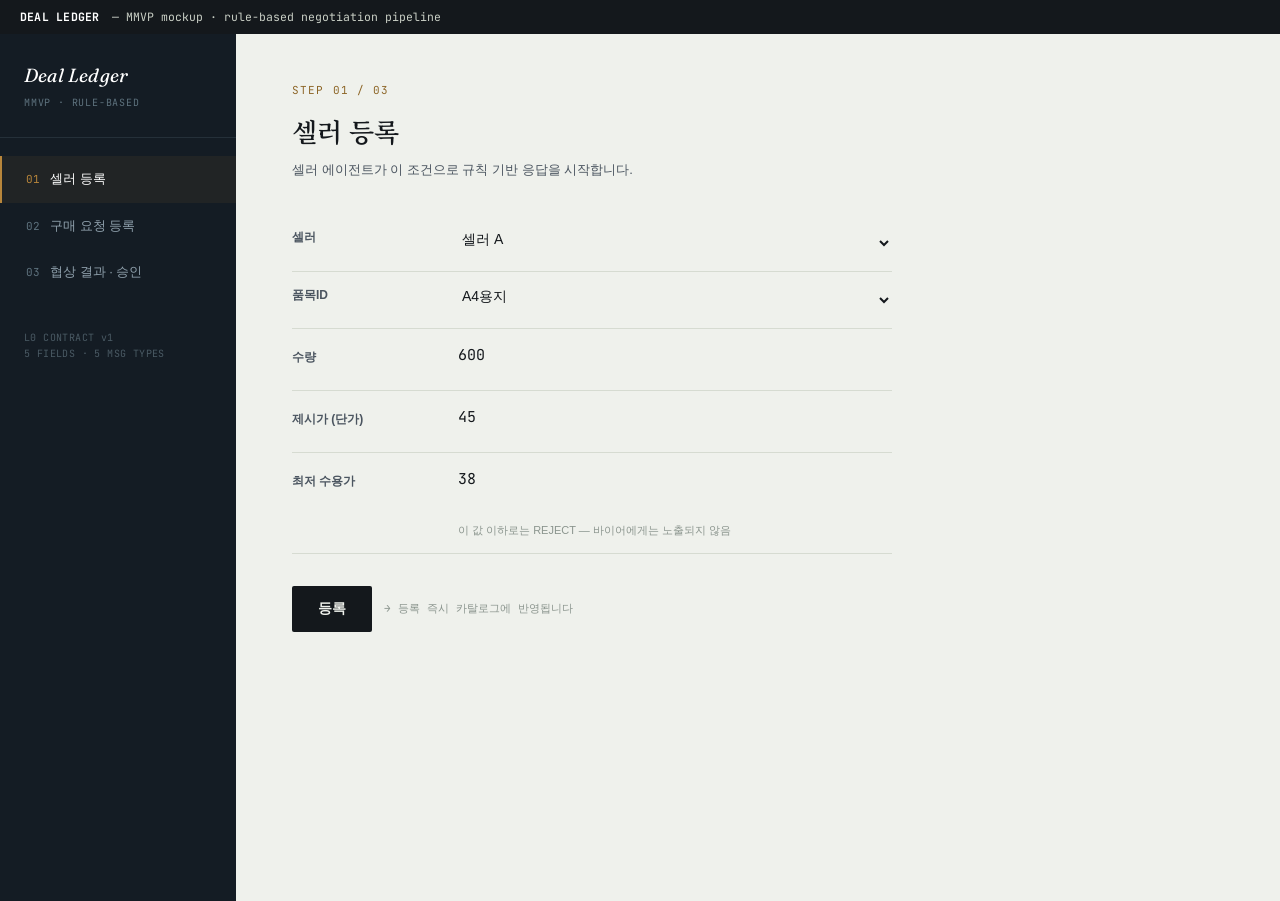
<file: deal_ledger_mockup.html>
<!DOCTYPE html>
<html lang="ko">
<head>
<meta charset="UTF-8">
<meta name="viewport" content="width=device-width, initial-scale=1.0">
<title>Deal Ledger — MMVP</title>
<style>
@import url('https://fonts.googleapis.com/css2?family=Noto+Serif+KR:wght@500;600;700&family=Fraunces:ital,wght@0,500;1,500&family=JetBrains+Mono:wght@400;500;600&display=swap');

:root{
  --paper:#EFF1EC;
  --paper-2:#E5E8E1;
  --ink:#14181C;
  --ink-2:#4B5560;
  --ink-3:#8B958E;
  --line:#D6DBD1;

  --brass:#B8863B;
  --brass-deep:#8C6526;
  --brass-soft:#F4E9D3;

  --navy:#1E3A5F;
  --navy-soft:#E4EAF1;

  --settle:#2F6B4F;
  --settle-soft:#E1EFE6;

  --reject:#A13F2E;
  --reject-soft:#F7E5E0;

  --disp:'Noto Serif KR', serif;
  --dispEn:'Fraunces', serif;
  --body:'Pretendard','Apple SD Gothic Neo',sans-serif;
  --mono:'JetBrains Mono', ui-monospace, monospace;
}
*{box-sizing:border-box;margin:0;padding:0}
body{
  font-family:var(--body); background:var(--paper); color:var(--ink);
  font-size:14px; line-height:1.6; -webkit-font-smoothing:antialiased;
}
button{font:inherit;cursor:pointer;background:none;border:none}
:focus-visible{outline:2px solid var(--brass);outline-offset:2px}

.mock-bar{display:flex;align-items:center;gap:12px;padding:8px 20px;background:var(--ink);color:#C9CFC5;font-size:11.5px;font-family:var(--mono)}
.mock-bar b{color:#fff;letter-spacing:.02em}

.app{display:flex;height:calc(100vh - 33px)}

/* ── 원장 스파인(nav) ── */
.spine{width:236px;flex:0 0 auto;background:#141C24;color:#8FA0AC;padding:26px 0}
.wordmark{padding:0 24px 26px;border-bottom:1px solid #253039;margin-bottom:18px}
.wordmark .en{font-family:var(--dispEn);font-style:italic;font-size:19px;color:#fff;letter-spacing:.01em}
.wordmark .tag{font-family:var(--mono);font-size:10px;color:#5E727E;letter-spacing:.08em;margin-top:4px;text-transform:uppercase}

.spine a{
  display:flex;align-items:baseline;gap:10px;padding:13px 24px;
  color:#8FA0AC;text-decoration:none;cursor:pointer;position:relative;
  border-left:2px solid transparent;
}
.spine a .no{font-family:var(--mono);font-size:11px;color:#5E727E}
.spine a .lb{font-size:13px}
.spine a:hover{color:#DCE3DF}
.spine a.on{color:#fff;border-left-color:var(--brass);background:rgba(184,134,59,.08)}
.spine a.on .no{color:var(--brass)}

.spine .foot{padding:24px 24px 0;margin-top:10px;font-family:var(--mono);font-size:10px;color:#4A5A64;letter-spacing:.04em}

/* ── 메인 ── */
main{flex:1;overflow-y:auto;padding:48px 56px}
[data-page]{display:none;max-width:600px}
body[data-t="sell"] [data-page="sell"]{display:block}
body[data-t="buy"] [data-page="buy"]{display:block}
body[data-t="deal"] [data-page="deal"]{display:block;max-width:720px}

.eyebrow{font-family:var(--mono);font-size:11px;color:var(--brass-deep);letter-spacing:.1em;margin-bottom:10px}
h1{font-family:var(--disp);font-size:26px;font-weight:600;letter-spacing:-.01em;margin-bottom:8px}
.sub{font-size:13px;color:var(--ink-2);margin-bottom:34px;max-width:480px}

/* ── 원장 줄 형태 필드 ── */
.ledger-field{display:grid;grid-template-columns:150px 1fr;align-items:end;gap:16px;padding:14px 0;border-bottom:1px solid var(--line)}
.ledger-field label{font-size:12px;color:var(--ink-2);font-weight:600;padding-bottom:9px}
.ledger-field .hint{grid-column:2;font-size:11px;color:var(--ink-3);margin-top:6px}
select, input[type=number]{
  width:100%;border:none;border-bottom:1.5px solid transparent;background:transparent;
  font:inherit;font-family:var(--mono);font-size:15px;color:var(--ink);padding:0 0 8px;
}
select{font-family:var(--body);font-size:14px}
select:focus, input:focus{outline:none;border-bottom-color:var(--brass)}

.btnrow{margin-top:32px;display:flex;gap:12px;align-items:center}
.btn{padding:12px 26px;border-radius:2px;font-size:13.5px;font-weight:600;letter-spacing:.01em}
.btn.primary{background:var(--ink);color:var(--paper)}
.btn.primary:hover{background:var(--brass-deep)}
.btn.outline{border:1.4px solid var(--reject);color:var(--reject)}
.btn.outline:hover{background:var(--reject-soft)}
.btn-note{font-family:var(--mono);font-size:11px;color:var(--ink-3)}

/* ── 티켓 카드(체결 화면) ── */
.txid{font-family:var(--mono);font-size:12px;color:var(--ink-3);margin-bottom:22px}
.txid b{color:var(--ink-2);font-weight:600}

.ticket{background:var(--paper-2);border:1px solid var(--line);position:relative;padding:26px 28px;margin-bottom:22px}
.ticket::before{
  content:"";position:absolute;top:-1px;left:0;right:0;height:1px;
  background-image:radial-gradient(circle,var(--paper) 2px,transparent 2px);
  background-size:14px 1px;background-position:7px 0;
}
.ticket h3{font-family:var(--mono);font-size:11px;color:var(--ink-3);letter-spacing:.08em;text-transform:uppercase;margin-bottom:16px}

.stamp{
  position:absolute;top:20px;right:26px;width:100px;height:100px;
  border:2px dashed var(--brass);border-radius:50%;
  display:flex;flex-direction:column;align-items:center;justify-content:center;
  transform:rotate(-9deg);color:var(--brass-deep);
}
.stamp .a{font-family:var(--dispEn);font-style:italic;font-weight:600;font-size:14px;letter-spacing:.02em}
.stamp .b{font-family:var(--mono);font-size:9px;letter-spacing:.1em;margin-top:2px}

.kv{display:grid;grid-template-columns:110px 1fr;row-gap:10px;font-size:13.5px;max-width:380px}
.kv .k{color:var(--ink-3);font-size:12px}
.kv .v{font-family:var(--mono);font-weight:600;color:var(--ink)}
.kv .v.settle{color:var(--settle)}

.nlsum{background:var(--navy);color:#E9EEF3;padding:22px 26px;margin-bottom:22px}
.nlsum .badge{font-family:var(--mono);font-size:10.5px;color:#9FB6CC;letter-spacing:.08em;text-transform:uppercase;margin-bottom:12px}
.nlsum p{font-size:14px;line-height:1.85;font-family:var(--disp);font-weight:500}

.tape h3{font-family:var(--mono);font-size:11px;color:var(--ink-3);letter-spacing:.08em;text-transform:uppercase;margin-bottom:4px;padding:0 0 14px}
.tape-item{display:flex;gap:14px;padding:10px 0;border-bottom:1px solid var(--line);align-items:baseline}
.tape-item:last-child{border-bottom:none}
.tape-item .tick{width:3px;align-self:stretch;flex:0 0 auto;border-radius:2px}
.tick.REQUEST{background:var(--ink-3)}
.tick.OFFER{background:var(--navy)}
.tick.REJECT{background:var(--reject)}
.tick.ACCEPT{background:var(--settle)}
.tick.SETTLED{background:var(--brass)}
.tape-item .t{font-family:var(--mono);font-size:11px;color:var(--ink-3);flex:0 0 56px}
.tape-item .type{font-family:var(--mono);font-size:11px;font-weight:700;flex:0 0 66px}
.type.REQUEST{color:var(--ink-3)}
.type.OFFER{color:var(--navy)}
.type.REJECT{color:var(--reject)}
.type.ACCEPT{color:var(--settle)}
.type.SETTLED{color:var(--brass-deep)}
.tape-item .msg{flex:1;font-size:12.5px;color:var(--ink-2)}
</style>
</head>
<body data-t="sell">

<div class="mock-bar"><b>DEAL LEDGER</b> — MMVP mockup · rule-based negotiation pipeline</div>

<div class="app">
  <aside class="spine">
    <div class="wordmark">
      <div class="en">Deal Ledger</div>
      <div class="tag">MMVP · Rule-based</div>
    </div>
    <a onclick="setTab('sell')" class="on" id="nav-sell"><span class="no">01</span><span class="lb">셀러 등록</span></a>
    <a onclick="setTab('buy')" id="nav-buy"><span class="no">02</span><span class="lb">구매 요청 등록</span></a>
    <a onclick="setTab('deal')" id="nav-deal"><span class="no">03</span><span class="lb">협상 결과 · 승인</span></a>
    <div class="foot">L0 CONTRACT v1<br>5 FIELDS · 5 MSG TYPES</div>
  </aside>

  <main>

    <!-- 01 셀러 등록 -->
    <div data-page="sell">
      <div class="eyebrow">STEP 01 / 03</div>
      <h1>셀러 등록</h1>
      <div class="sub">셀러 에이전트가 이 조건으로 규칙 기반 응답을 시작합니다.</div>

      <div class="ledger-field">
        <label>셀러</label>
        <select id="s-id"><option>셀러 A</option><option>셀러 B</option></select>
      </div>
      <div class="ledger-field">
        <label>품목ID</label>
        <select id="s-item"><option>A4용지</option><option>토너</option><option>볼트</option></select>
      </div>
      <div class="ledger-field">
        <label>수량</label>
        <input type="number" id="s-qty" value="600">
      </div>
      <div class="ledger-field">
        <label>제시가 (단가)</label>
        <input type="number" id="s-offer" value="45">
      </div>
      <div class="ledger-field">
        <label>최저 수용가</label>
        <input type="number" id="s-floor" value="38">
        <div class="hint">이 값 이하로는 REJECT — 바이어에게는 노출되지 않음</div>
      </div>

      <div class="btnrow">
        <button class="btn primary" onclick="registerSeller()">등록</button>
        <span class="btn-note" id="s-note">→ 등록 즉시 카탈로그에 반영됩니다</span>
      </div>
    </div>

    <!-- 02 구매 요청 등록 -->
    <div data-page="buy">
      <div class="eyebrow">STEP 02 / 03</div>
      <h1>구매 요청 등록</h1>
      <div class="sub">바잉 에이전트가 이 조건으로 등록된 셀러들에게 REQUEST를 전송합니다.</div>

      <div class="ledger-field">
        <label>품목ID</label>
        <select id="b-item"><option>A4용지</option><option>토너</option><option>볼트</option></select>
      </div>
      <div class="ledger-field">
        <label>수량</label>
        <input type="number" id="b-qty" value="500">
      </div>
      <div class="ledger-field">
        <label>상한가 (단가)</label>
        <input type="number" id="b-cap" value="42">
      </div>

      <div class="btnrow">
        <button class="btn primary" onclick="sendRequest()">요청 등록</button>
        <span class="btn-note" id="b-note">→ 등록된 셀러 전원에게 즉시 전송됩니다</span>
      </div>
    </div>

    <!-- 03 협상 결과 · 승인 -->
    <div data-page="deal">
      <div class="eyebrow">STEP 03 / 03</div>
      <h1>협상 결과 · 승인</h1>
      <div class="sub">규칙 기반으로 처리된 결과입니다. 최종 승인은 사람이 진행합니다.</div>

      <div class="txid">TXID <b id="d-txid">—</b></div>

      <div class="ticket">
        <div class="stamp" id="d-stamp" style="display:none"><span class="a">Settled</span><span class="b">체결완료</span></div>
        <h3>채택된 조건</h3>
        <div class="kv" id="d-kv">
          <div class="k">상태</div><div class="v">아직 진행된 협상이 없습니다</div>
        </div>
      </div>

      <div class="nlsum">
        <div class="badge">AI 협상 요약 · 원문 로그 기반 생성</div>
        <p id="d-summary">02번에서 구매 요청을 등록하면 여기에 자동으로 채워집니다.</p>
      </div>

      <div class="tape">
        <h3>원문 로그</h3>
        <div id="d-log"></div>
      </div>

      <div class="btnrow">
        <button class="btn primary" onclick="decide('approve')">승인</button>
        <button class="btn outline" onclick="decide('reject')">거절</button>
      </div>
      <div class="btn-note" id="d-result" style="margin-top:10px"></div>
    </div>

  </main>
</div>

<script>
  const API = "http://127.0.0.1:8000/api";
  let currentTxid = null;

  function setTab(t){
    document.body.dataset.t = t;
    document.querySelectorAll('.spine a').forEach(a => a.classList.remove('on'));
    document.getElementById('nav-' + t).classList.add('on');
  }

  async function registerSeller(){
    const body = {
      seller_id: document.getElementById('s-id').value,
      item: document.getElementById('s-item').value,
      qty: Number(document.getElementById('s-qty').value),
      offer_price: Number(document.getElementById('s-offer').value),
      floor_price: Number(document.getElementById('s-floor').value),
    };
    const res = await fetch(`${API}/sellers/register`, {
      method: "POST", headers: {"Content-Type":"application/json"}, body: JSON.stringify(body)
    });
    document.getElementById('s-note').textContent = res.ok
      ? `→ ${body.seller_id} 등록 완료`
      : "→ 등록 실패, 서버 로그 확인 필요";
  }

  async function sendRequest(){
    const body = {
      item: document.getElementById('b-item').value,
      qty: Number(document.getElementById('b-qty').value),
      cap_price: Number(document.getElementById('b-cap').value),
    };
    const res = await fetch(`${API}/buyers/request`, {
      method: "POST", headers: {"Content-Type":"application/json"}, body: JSON.stringify(body)
    });
    if(!res.ok){
      document.getElementById('b-note').textContent = "→ 요청 실패, 서버 로그 확인 필요";
      return;
    }
    const data = await res.json();
    currentTxid = data.txid;
    setTab('deal');
    await loadDeal(currentTxid);
  }

  async function loadDeal(txid){
    const res = await fetch(`${API}/deals/${txid}`);
    if(!res.ok) return;
    const data = await res.json();
    const d = data.deal;

    document.getElementById('d-txid').textContent = d.txid;
    document.getElementById('d-summary').textContent = data.summary;

    const kv = document.getElementById('d-kv');
    if(d.status === "SETTLED"){
      kv.innerHTML = `
        <div class="k">셀러</div><div class="v">${d.seller_id}</div>
        <div class="k">품목</div><div class="v">${d.item}</div>
        <div class="k">수량</div><div class="v">${d.qty}건</div>
        <div class="k">확정 단가</div><div class="v">${d.price}원</div>
        <div class="k">상태</div><div class="v settle">SETTLED · 승인 ${d.approval === 'PENDING' ? '대기' : d.approval}</div>
      `;
      document.getElementById('d-stamp').style.display = "flex";
    } else {
      kv.innerHTML = `<div class="k">상태</div><div class="v">FAILED — ${d.reason || '조건을 만족하는 셀러 없음'}</div>`;
      document.getElementById('d-stamp').style.display = "none";
    }

    const logEl = document.getElementById('d-log');
    logEl.innerHTML = data.log.map(e => `
      <div class="tape-item">
        <span class="tick ${e.type}"></span>
        <span class="t">${e.ts.slice(11,19)}</span>
        <span class="type ${e.type}">${e.type}</span>
        <span class="msg">${e.from} → ${e.to} · ${JSON.stringify(e.payload)}</span>
      </div>`).join("");
  }

  async function decide(action){
    if(!currentTxid){ return; }
    const res = await fetch(`${API}/deals/${currentTxid}/${action}`, { method: "POST" });
    const data = await res.json();
    document.getElementById('d-result').textContent = res.ok
      ? `→ ${data.status} 처리됨, 리포트 저장: ${data.report_path}`
      : "→ 처리 실패";
  }
</script>
</body>
</html>
</file>
